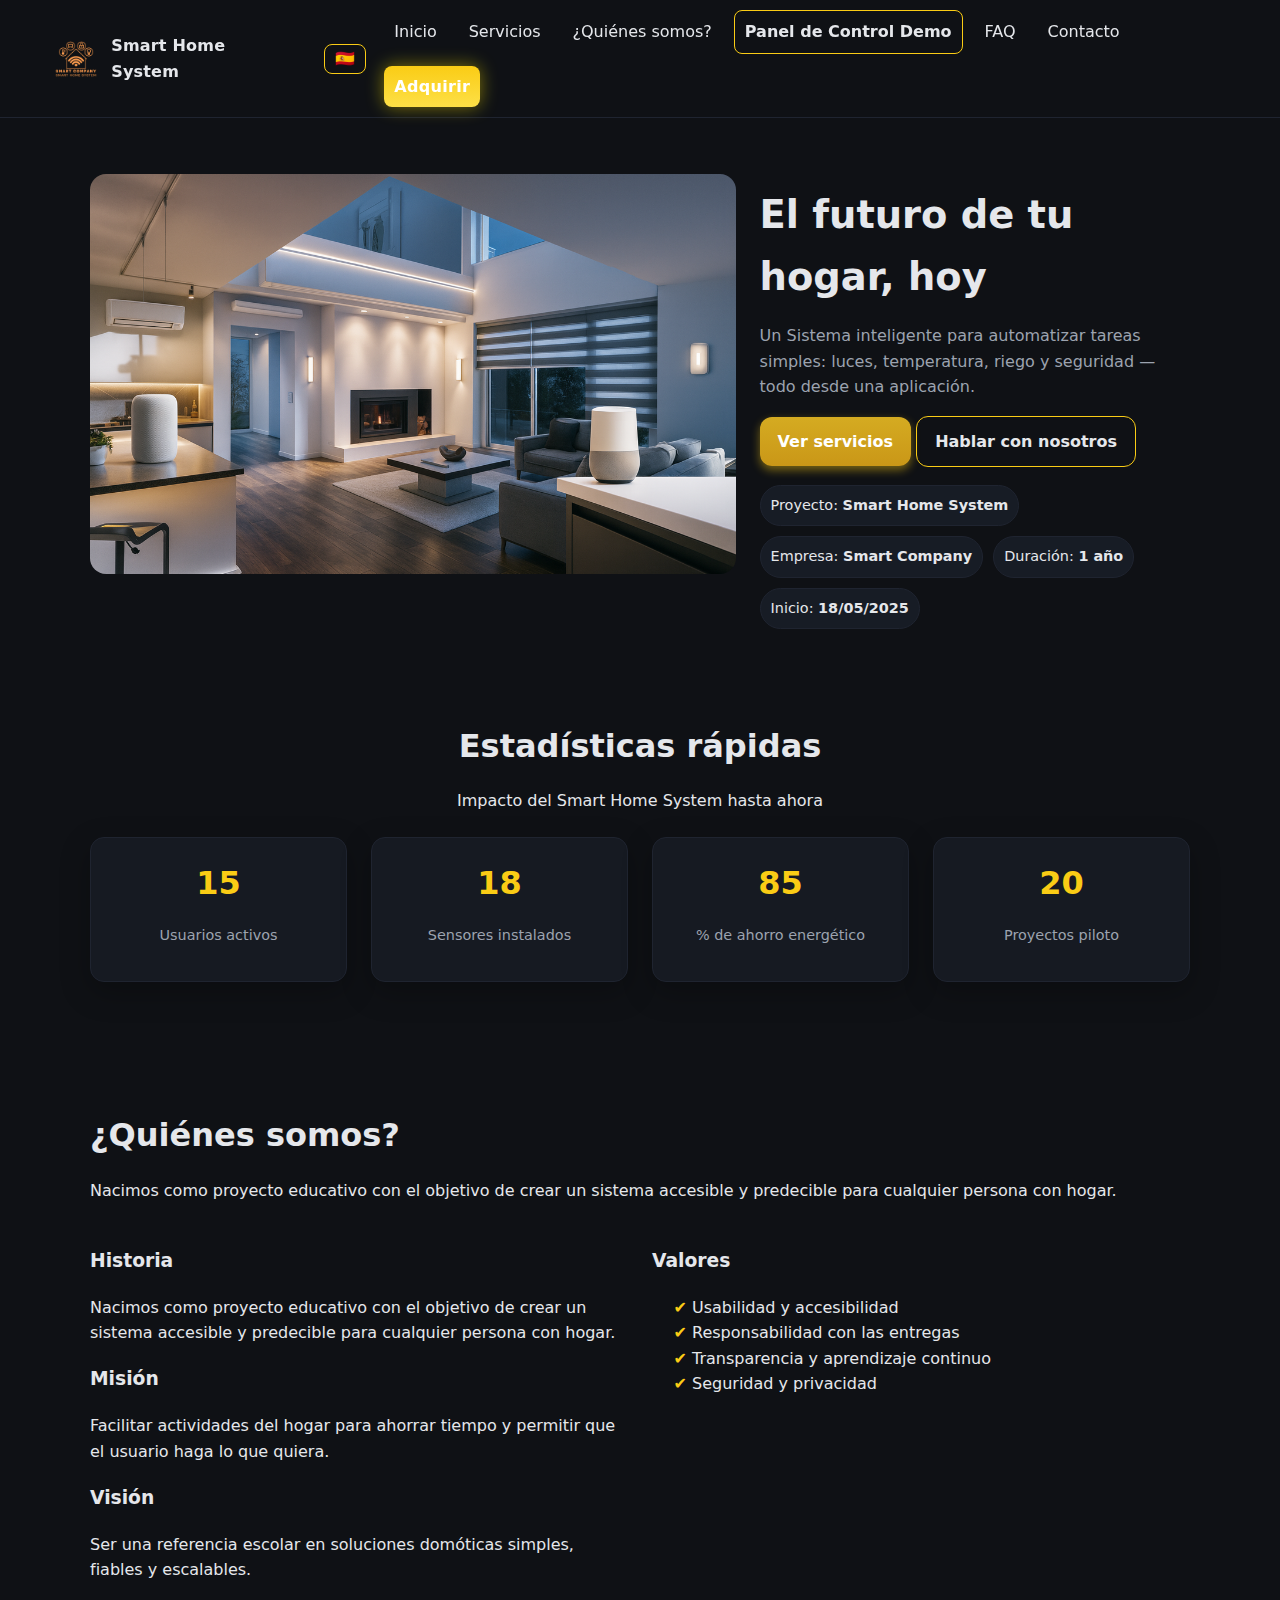
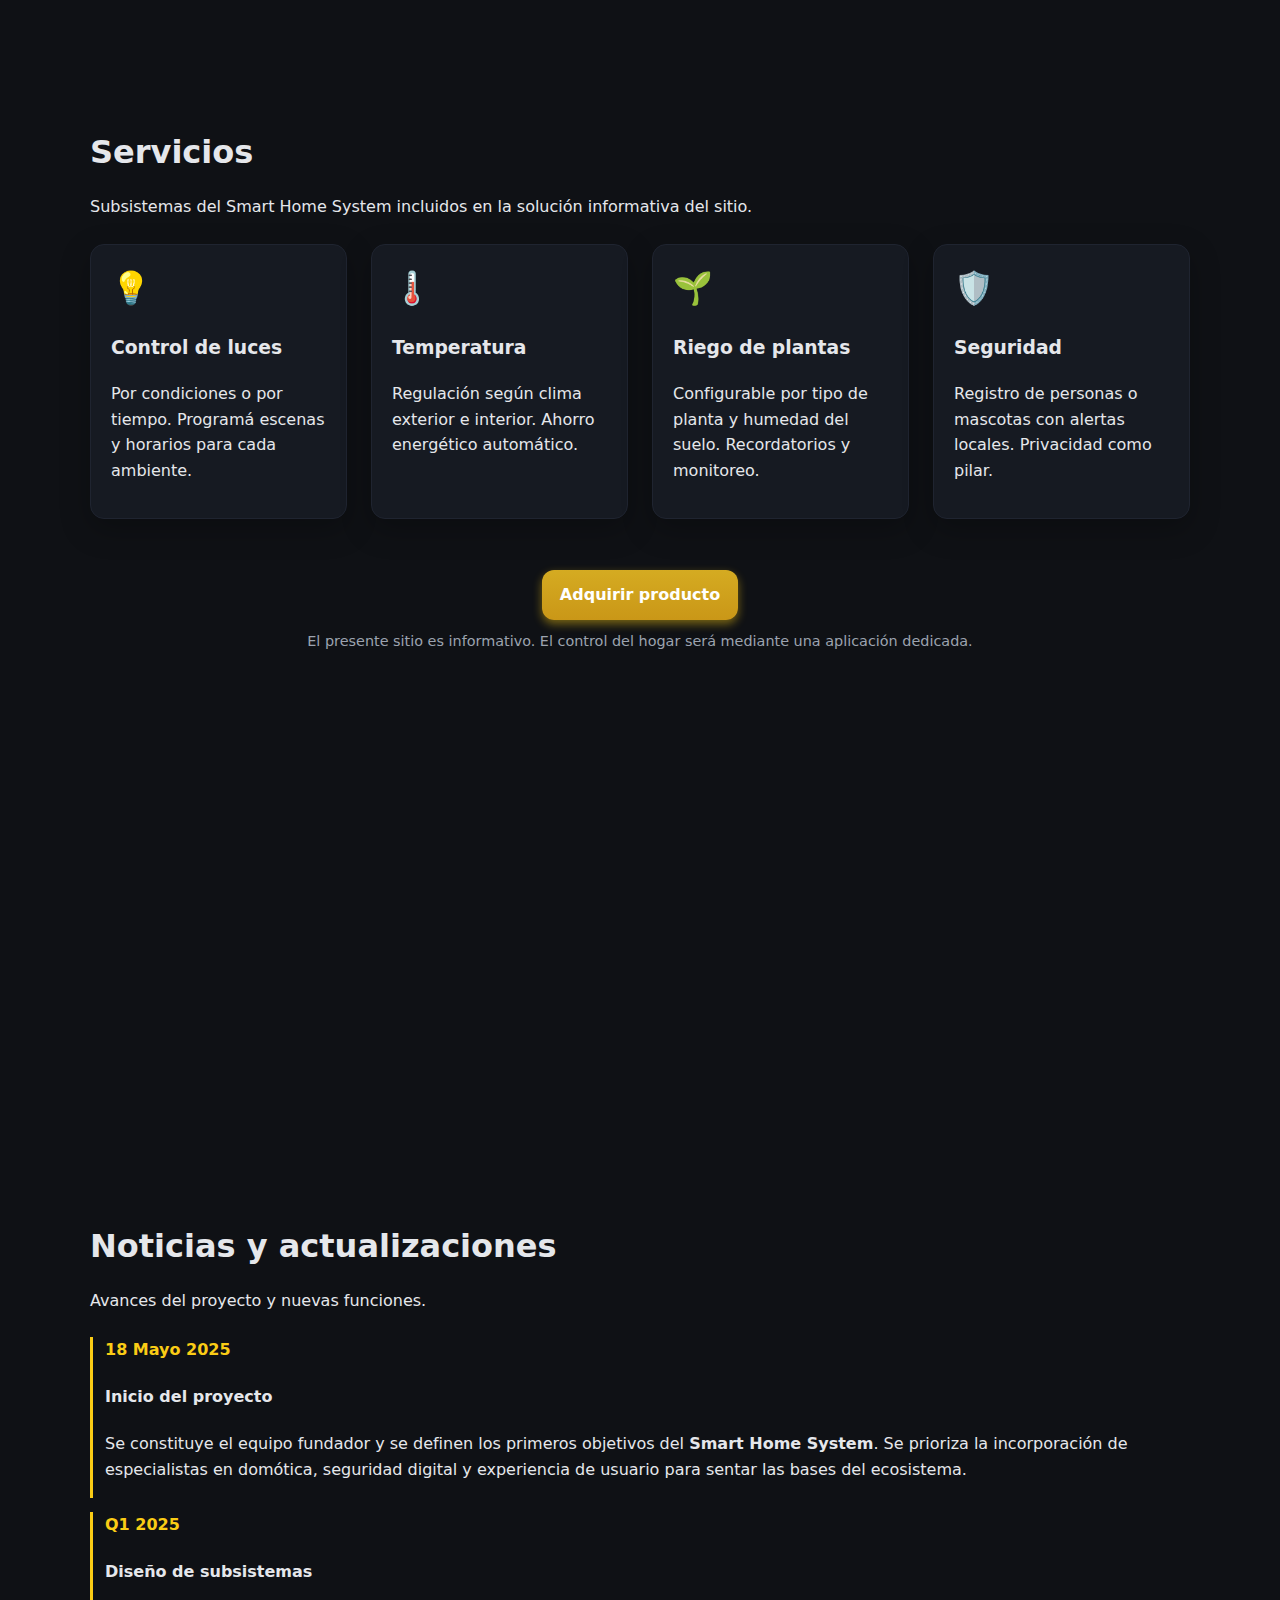
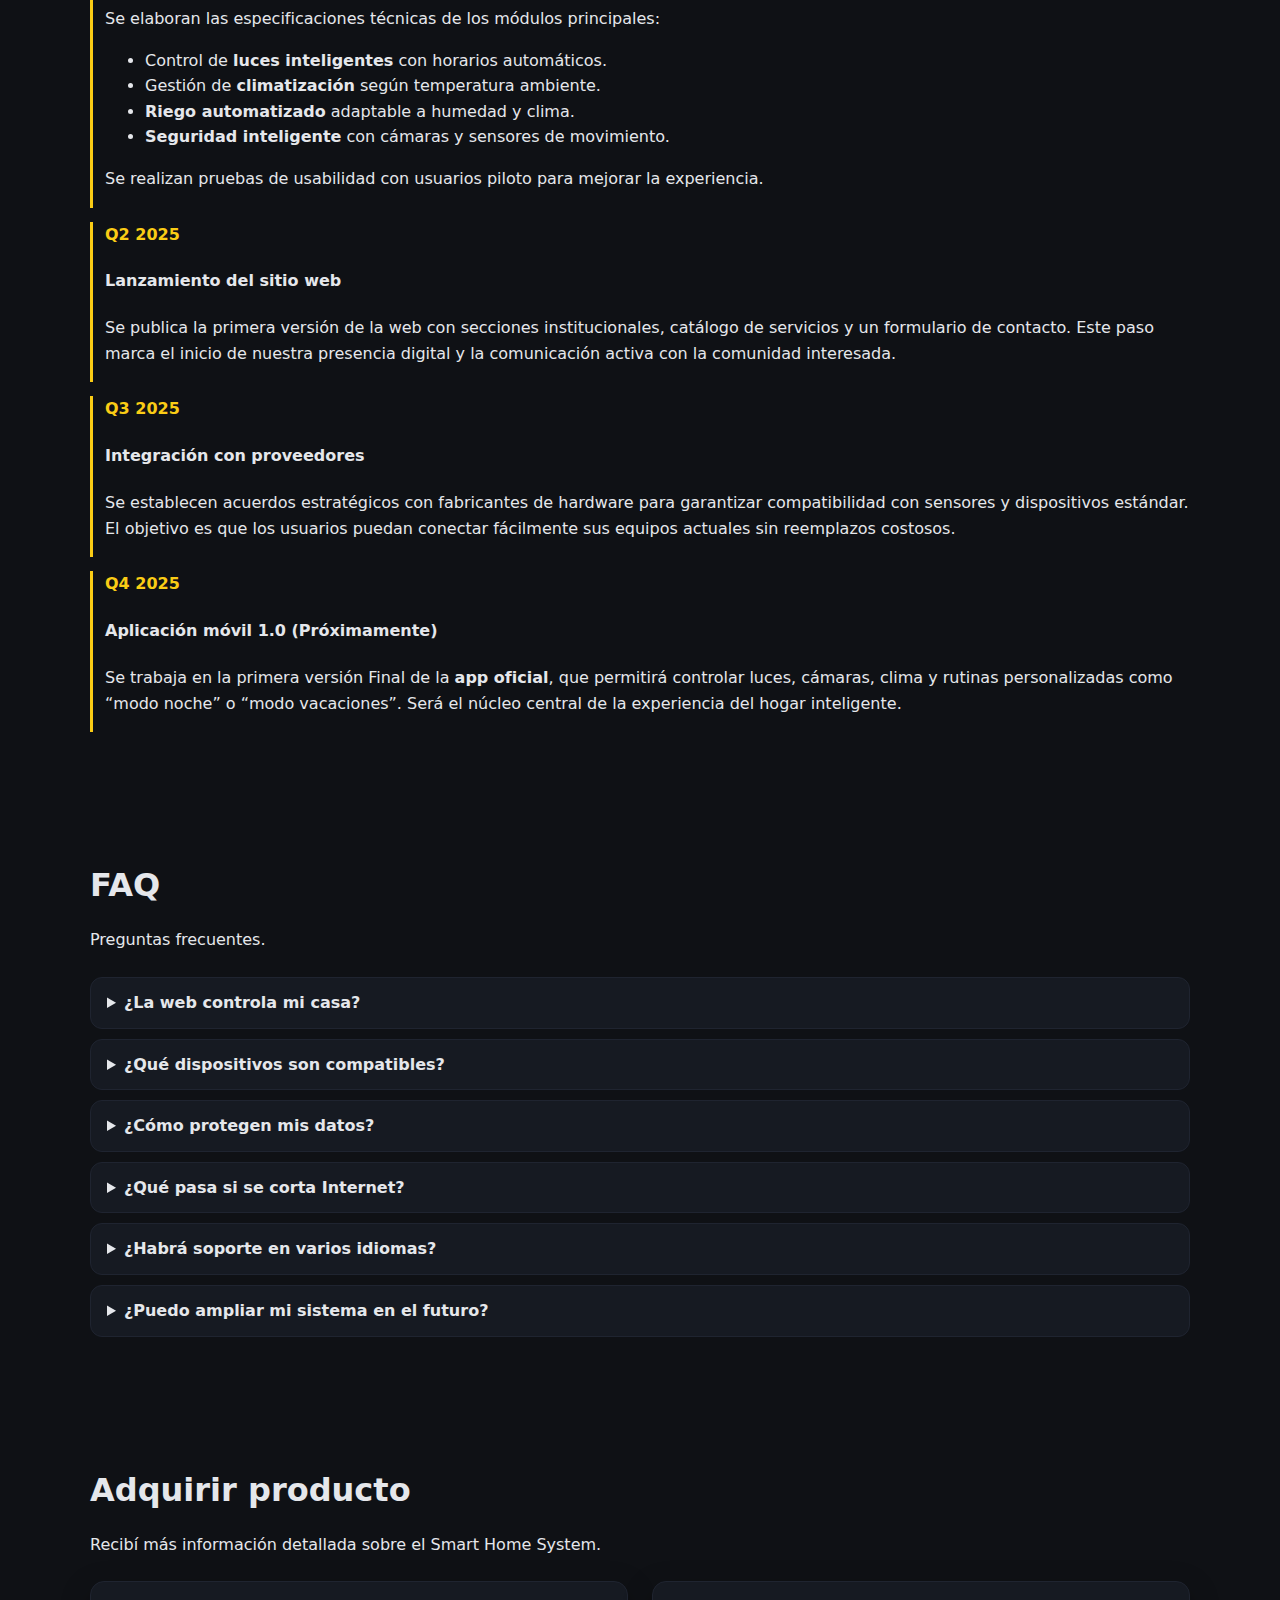
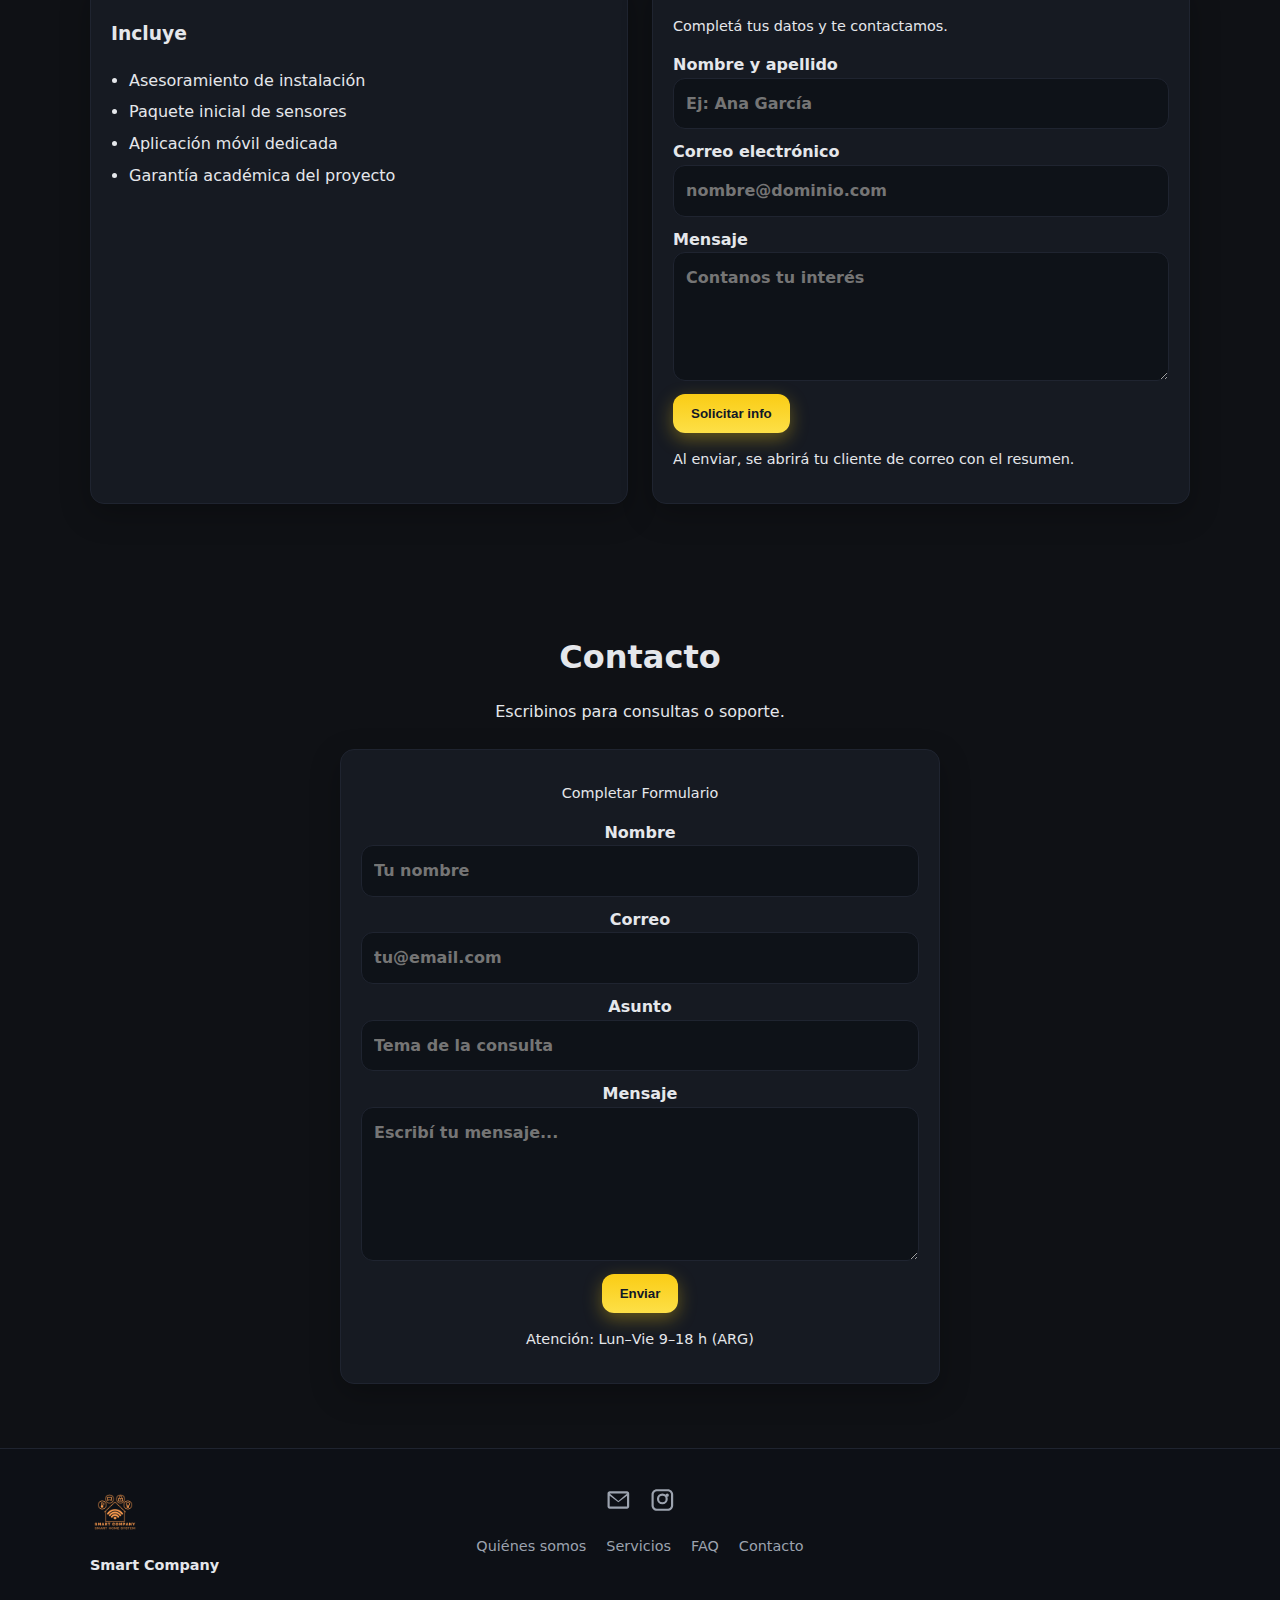
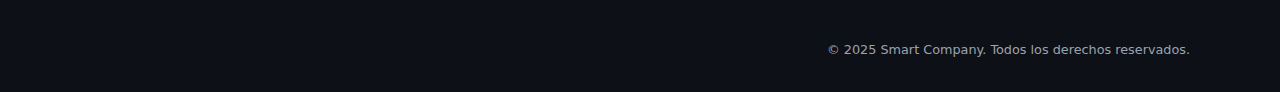
<file: Home/index.html>
<!DOCTYPE html>
<html lang="es">
<head>
  <meta charset="utf-8" />
  <meta name="viewport" content="width=device-width, initial-scale=1" />
  <title>SH System - Smart Company</title>
  <meta name="description" content="Smart Home System: solución moderna y minimalista para controlar luces, temperatura, riego y seguridad del hogar.">
  <meta property="og:title" content="Smart Home System — Smart Company" />
  <meta property="og:description" content="Control de luces, temperatura, riego y seguridad. 'El futuro de tu hogar, hoy'." />
  <meta property="og:type" content="website" />
  <link rel="icon" href="../assets/logo.ico" />
  <link rel="stylesheet" href="../Home/styles.css" />
</head>
<body>
  <!-- Barra de progreso de scroll -->
<div id="scroll-progress"></div>

  <!-- Barra de navegación -->
  <header class="site-header">
  <a class="brand" href="#home">
    <img src="../assets/logo.png" alt="Logo Smart Company" class="brand-logo" />
    <span class="brand-title">Smart Home System</span>
  </a>

  <!-- NUEVO: botón de idioma al lado del logo -->
  <div class="header-controls">
    <button id="lang-toggle" aria-label="Cambiar idioma">🇪🇸</button>
  </div>

  <button class="nav-toggle" aria-label="Abrir menú" aria-expanded="false">☰</button>
  <nav class="site-nav" id="site-nav" aria-label="Principal">
    <a href="#home" data-i18n="nav.home">Inicio</a>
    <a href="#services" data-i18n="nav.services">Servicios</a>
    <a href="#about" data-i18n="nav.about">¿Quiénes somos?</a>
    <a href="../Dashboard Demo/dashboard.html" target="_blank" rel="noopener" class="btn btn--ghost" data-i18n="nav.demo">Panel de Control Demo</a>
    <a href="#support" data-i18n="nav.faq">FAQ</a>
    <a href="#contact" data-i18n="nav.contact">Contacto</a>
    <a href="#adquirir" class="btnNuevo" data-i18n="nav.buy">Adquirir</a>
  </nav>
</header>

  <!-- Hero / Home -->
  <main>
    
    <section id="home" class="hero container">
      <!-- Slider decorativo -->
      <div class="slider">
        <div class="slides">
          <img src="../assets/imagen1.png" alt="Smart Home Sala 1">
          <img src="../assets/imagen2.png" alt="Smart Home Sala 2">
          <img src="../assets/imagen3.png" alt="Smart Home Habitación">
          <img src="../assets/imagen4.png" alt="Smart Home Habitación2dasd">
        </div>
      </div>

      <!-- Texto principal -->
      <div class="hero-text">
        <h1>El futuro de tu hogar, hoy</h1>
        <p class="lead">
          Un Sistema inteligente para automatizar tareas simples: luces, temperatura, riego y seguridad — todo desde una aplicación.
        </p>
        <div class="cta">
          <a href="#services" class="btn btnEspecial">Ver servicios</a>
          <a href="#contact" class="btn btn--ghost">Hablar con nosotros</a>
        </div>
        <ul class="chips">
          <li>Proyecto: <strong>Smart Home System</strong></li>
          <li>Empresa: <strong>Smart Company</strong></li>
          <li>Duración: <strong>1 año</strong></li>
          <li>Inicio: <strong>18/05/2025</strong></li>
        </ul>
      </div>
    </section>

<section id="stats" class="section container reveal">
  <header class="section-header center">
    <h2>Estadísticas rápidas</h2>
    <p>Impacto del Smart Home System hasta ahora</p>
  </header>

  <div class="grid four stats-grid">
    <div class="card stat-card">
      <span class="stat-number" data-target="15">0</span>
      <p class="stat-label">Usuarios activos</p>
    </div>
    <div class="card stat-card">
      <span class="stat-number" data-target="18">0</span>
      <p class="stat-label">Sensores instalados</p>
    </div>
    <div class="card stat-card">
      <span class="stat-number" data-target="85">0</span>
      <p class="stat-label">% de ahorro energético</p>
    </div>
    <div class="card stat-card">
      <span class="stat-number" data-target="20">0</span>
      <p class="stat-label">Proyectos piloto</p>
    </div>
  </div>
</section>



    <!-- Quiénes somos -->
    <section id="about" class="section container">
  <header class="section-header">
    <h2 data-i18n="about.title">¿Quiénes somos?</h2>
    <p data-i18n="about.lead">
      Somos <strong>Smart Company</strong>, un equipo estudiantil que desarrolla <em>Smart Home System</em>, una solución tecnológica, moderna y minimalista para automatizar hogares.
    </p>
  </header>
  <div class="grid two">
    <div>
      <h3 data-i18n="about.history">Historia</h3>
      <p ddata-i18n="about.history.text" class="history-text">
        Nacimos como proyecto educativo con el objetivo de crear un sistema accesible y predecible para cualquier persona con hogar.
      </p>

      <h3 data-i18n="about.mission">Misión</h3>
      <p data-i18n="about.mission.text">
        Facilitar actividades del hogar para ahorrar tiempo y permitir que el usuario haga lo que quiera.
      </p>

      <h3 data-i18n="about.vision">Visión</h3>
      <p data-i18n="about.vision.text">
        Ser una referencia escolar en soluciones domóticas simples, fiables y escalables.
      </p>
    </div>
    <div>
      <h3 data-i18n="about.values">Valores</h3>
      <ul class="checklist">
        <li data-i18n="about.values.1">Usabilidad y accesibilidad</li>
        <li data-i18n="about.values.2">Responsabilidad con las entregas</li>
        <li data-i18n="about.values.3">Transparencia y aprendizaje continuo</li>
        <li data-i18n="about.values.4">Seguridad y privacidad</li>
      </ul>
    </div>
  </div>
</section>

    <!-- Servicios -->
    <section id="services" class="section container">
      <header class="section-header">
        <h2>Servicios</h2>
        <p>Subsistemas del <strong>Smart Home System</strong> incluidos en la solución informativa del sitio.</p>
      </header>

      <div class="grid four service-cards">
        <article class="card"><div class="icon">💡</div><h3>Control de luces</h3><p>Por condiciones o por tiempo. Programá escenas y horarios para cada ambiente.</p></article>
        <article class="card"><div class="icon">🌡️</div><h3>Temperatura</h3><p>Regulación según clima exterior e interior. Ahorro energético automático.</p></article>
        <article class="card"><div class="icon">🌱</div><h3>Riego de plantas</h3><p>Configurable por tipo de planta y humedad del suelo. Recordatorios y monitoreo.</p></article>
        <article class="card"><div class="icon">🛡️</div><h3>Seguridad</h3><p>Registro de personas o mascotas con alertas locales. Privacidad como pilar.</p></article>
      </div>

      <div class="center">
        <h1></h1>
        <a href="#adquirir" class="btn btnEspecial btnAdquirir">Adquirir producto</a>
        <p class="small note">El presente sitio es <strong>informativo</strong>. El control del hogar será mediante una <strong>aplicación dedicada</strong>.</p>
      </div>
    </section>





<section id="testimonios" class="section container reveal">
  <header class="section-header">
    <h2>Opiniones</h2>
    <p>Que dicen sobre nosotros.</p>
  </header>

  <div class="t-slider" aria-roledescription="carousel">
    <div class="t-track">
      <!-- Slide 1 -->
      <article class="card t-card">
        <h3 class="t-name">Juan Roman</h3>
        <img src="../assets/user1.jpeg" alt="Foto de Ana García" class="t-avatar" />
        <p class="t-text">“Es fácil de usar y me ayudó a ahorrar en electricidad.”</p>
      </article>

      <!-- Slide 2 -->
      <article class="card t-card">
        <h3 class="t-name">Luis M.</h3>
        <img src="../assets/user3.jpeg" alt="Foto de Juan Pérez" class="t-avatar" />
        <p class="t-text">“Automatizar el riego me cambió la vida.”</p>
      </article>

      <!-- Slide 3 -->
      <article class="card t-card">
        <h3 class="t-name">María López</h3>
        <img src="../assets/user2.jpeg" alt="Foto de María López" class="t-avatar" />
        <p class="t-text">“La app es intuitiva, hasta mis padres la usan.”</p>
      </article>
    </div>

    <!-- Controles -->
    <button class="t-btn t-prev" aria-label="Anterior">❮</button>
    <button class="t-btn t-next" aria-label="Siguiente">❯</button>

    <!-- Indicadores -->
    <div class="t-dots" role="tablist" aria-label="Indicadores de testimonios">
      <button class="t-dot active" aria-label="Ir a testimonio 1"></button>
      <button class="t-dot" aria-label="Ir a testimonio 2"></button>
      <button class="t-dot" aria-label="Ir a testimonio 3"></button>
    </div>
  </div>
</section>



    <!-- Noticias -->
<section id="news" class="section container">
  <header class="section-header">
    <h2>Noticias y actualizaciones</h2>
    <p>Avances del proyecto y nuevas funciones.</p>
  </header>

  <div class="timeline">
    <div class="tl-item">
      <span class="tl-date">18 Mayo 2025</span>
      <h4>Inicio del proyecto</h4>
      <p>Se constituye el equipo fundador y se definen los primeros objetivos del <strong>Smart Home System</strong>. 
      Se prioriza la incorporación de especialistas en domótica, seguridad digital y experiencia de usuario para sentar las bases del ecosistema.</p>
    </div>

    <div class="tl-item">
      <span class="tl-date">Q1 2025</span>
      <h4>Diseño de subsistemas</h4>
      <p>Se elaboran las especificaciones técnicas de los módulos principales:</p>
      <ul>
        <li>Control de <strong>luces inteligentes</strong> con horarios automáticos.</li>
        <li>Gestión de <strong>climatización</strong> según temperatura ambiente.</li>
        <li><strong>Riego automatizado</strong> adaptable a humedad y clima.</li>
        <li><strong>Seguridad inteligente</strong> con cámaras y sensores de movimiento.</li>
      </ul>
      <p>Se realizan pruebas de usabilidad con usuarios piloto para mejorar la experiencia.</p>
    </div>

    <div class="tl-item">
      <span class="tl-date">Q2 2025</span>
      <h4>Lanzamiento del sitio web</h4>
      <p>Se publica la primera versión de la web con secciones institucionales, catálogo de servicios y un formulario de contacto. 
      Este paso marca el inicio de nuestra presencia digital y la comunicación activa con la comunidad interesada.</p>
    </div>

    <div class="tl-item">
      <span class="tl-date">Q3 2025</span>
      <h4>Integración con proveedores</h4>
      <p>Se establecen acuerdos estratégicos con fabricantes de hardware para garantizar compatibilidad con sensores y dispositivos estándar. 
      El objetivo es que los usuarios puedan conectar fácilmente sus equipos actuales sin reemplazos costosos.</p>
    </div>

    <div class="tl-item">
      <span class="tl-date">Q4 2025</span>
      <h4>Aplicación móvil 1.0 (Próximamente)</h4>
      <p>Se trabaja en la primera versión Final de la <strong>app oficial</strong>, que permitirá controlar luces, cámaras, clima y rutinas personalizadas 
      como “modo noche” o “modo vacaciones”. Será el núcleo central de la experiencia del hogar inteligente.</p>
    </div>
  </div>
</section>


    <!-- FAQ -->
<section id="support" class="section container">
  <header class="section-header">
    <h2>FAQ</h2>
    <p>Preguntas frecuentes.</p>
  </header>

  <details class="faq">
    <summary>¿La web controla mi casa?</summary>
    <p>No. Esta web cumple una función de <strong>marketing e información</strong>. 
    El control real de los dispositivos se realizará mediante una <strong>app exclusiva</strong>.</p>
  </details>

  <details class="faq">
    <summary>¿Qué dispositivos son compatibles?</summary>
    <p>El sistema está diseñado para trabajar con <strong>hardware estándar</strong>, incluyendo:</p>
    <ul>
      <li>Sensores de temperatura</li>
      <li>Aire Acondicionados</li>
      <li>Sistemas de Riego</li>
      <li>Cámaras inteligentes</li>
    </ul>
    <p>Se prioriza la <strong>interoperabilidad</strong> para que el usuario no dependa de un único proveedor.</p>
  </details>

  <details class="faq">
    <summary>¿Cómo protegen mis datos?</summary>
    <p>La seguridad es una prioridad. El sistema contempla:</p>
    <ul>
      <li><strong>Privacidad por defecto:</strong> se recolecta solo la información mínima necesaria.</li>
      <li><strong>Cifrado de extremo a extremo:</strong> toda comunicación entre dispositivos y la app está protegida.</li>
      <li><strong>Actualizaciones automáticas:</strong> se aplican mejoras continuas para evitar vulnerabilidades.</li>
    </ul>
  </details>

  <details class="faq">
    <summary>¿Qué pasa si se corta Internet?</summary>
    <p>El sistema mantiene funciones básicas en modo local, como encender/apagar luces y controlar cerraduras. 
    Sin embargo, la gestión remota avanzada requiere conexión a Internet.</p>
  </details>

  <details class="faq">
    <summary>¿Habrá soporte en varios idiomas?</summary>
    <p>Sí. Inicialmente estará disponible en <strong>español, inglés y portugués</strong>, con planes de expansión a más idiomas según la demanda.</p>
  </details>

  <details class="faq">
    <summary>¿Puedo ampliar mi sistema en el futuro?</summary>
    <p>Claro. El Smart Home System está diseñado para ser <strong>modular y escalable</strong>. 
    Podés comenzar solo con luces y seguridad, y luego agregar climatización, riego y nuevas funciones.</p>
  </details>
</section>


    <!-- Adquirir -->
    <section id="adquirir" class="section container">
      <header class="section-header"><h2>Adquirir producto</h2><p>Recibí más información detallada sobre el Smart Home System.</p></header>
      <div class="grid two">
        <div class="card">
          <h3>Incluye</h3>
          <ul class="bullets"><li>Asesoramiento de instalación</li><li>Paquete inicial de sensores</li><li>Aplicación móvil dedicada</li><li>Garantía académica del proyecto</li></ul>
        </div>
        <form id="adquire-form" class="card form" aria-describedby="adquire-desc">
          <p id="adquire-desc" class="small">Completá tus datos y te contactamos.</p>
          <label>Nombre y apellido<input type="text" name="name" placeholder="Ej: Ana García" required></label>
          <label>Correo electrónico<input type="email" name="email" placeholder="nombre@dominio.com" required></label>
          <label>Mensaje<textarea name="message" rows="4" placeholder="Contanos tu interés"></textarea></label>
          <button type="submit" class="btn">Solicitar info</button>
          <p class="small">Al enviar, se abrirá tu cliente de correo con el resumen.</p>
        </form>
      </div>
    </section>

    <!-- Contacto -->
    <section id="contact" class="section container center">
      <header class="section-header"><h2>Contacto</h2><p>Escribinos para consultas o soporte.</p></header>
      <div class="grid two">
        <form id="contact-form" class="card form" aria-describedby="contact-desc">
          <p id="contact-desc" class="small">Completar Formulario</p>
          <label>Nombre<input type="text" name="name" placeholder="Tu nombre" required></label>
          <label>Correo<input type="email" name="email" placeholder="tu@email.com" required></label>
          <label>Asunto<input type="text" name="subject" placeholder="Tema de la consulta" required></label>
          <label>Mensaje<textarea name="message" rows="5" placeholder="Escribí tu mensaje..." required></textarea></label>
          <button type="submit" class="btn">Enviar</button>
          <p class="small">Atención: Lun–Vie 9–18 h (ARG)</p>
        </form>
      </div>
    </section>
  </main>

  <footer class="site-footer">
  <div class="container footer-grid">

    <!-- Izquierda -->
    <div class="footer-left">
      <div class="footer-brand">
        <img src="../assets/logo.png" alt="Logo Smart Company" class="footer-logo" />
        <h1 class="small">Smart Company</h1>
      </div>
    </div>

    <!-- Centro -->
    <div class="footer-center">
      <div class="footer-social">

        <!-- Correo -->
        <a href="mailto:contacto.smarthome@example.com" target="_blank" rel="noopener" aria-label="Correo electrónico">
          <svg xmlns="http://www.w3.org/2000/svg" class="social-icon" viewBox="0 0 24 24">
            <defs>
              <linearGradient id="outlookGradient" x1="0%" y1="0%" x2="100%" y2="100%">
                <stop offset="0%" stop-color="#0072C6"/>
                <stop offset="50%" stop-color="#2F93E0"/>
                <stop offset="100%" stop-color="#50B4F2"/>
              </linearGradient>
            </defs>
            <path d="M4 4h16c1.1 0 2 .9 2 2v12c0 1.1-.9 
                     2-2 2H4c-1.1 0-2-.9-2-2V6c0-1.1.9-2 
                     2-2zm0 2v.01L12 13l8-6.99V6H4zm0 
                     12h16V8l-8 6-8-6v10z" fill="currentColor"/>
          </svg>
        </a>

        <!-- Instagram -->
        <a href="https://instagram.com/tu_usuario" target="_blank" rel="noopener" aria-label="Instagram">
          <svg xmlns="http://www.w3.org/2000/svg" class="social-icon" viewBox="0 0 24 24">
            <defs>
              <linearGradient id="instaGradient" x1="0%" y1="0%" x2="100%" y2="100%">
                <stop offset="0%" stop-color="#feda75"/>
                <stop offset="25%" stop-color="#fa7e1e"/>
                <stop offset="50%" stop-color="#d62976"/>
                <stop offset="75%" stop-color="#962fbf"/>
                <stop offset="100%" stop-color="#4f5bd5"/>
              </linearGradient>
            </defs>
            <path d="M7 2C4.243 2 2 4.243 2 
                     7v10c0 2.757 2.243 5 5 
                     5h10c2.757 0 5-2.243 
                     5-5V7c0-2.757-2.243-5-5-5H7zm0 
                     2h10c1.654 0 3 1.346 3 
                     3v10c0 1.654-1.346 3-3 
                     3H7c-1.654 0-3-1.346-3-3V7c0-1.654 
                     1.346-3 3-3zm5 2a5 5 0 100 10 5 
                     5 0 000-10zm0 2a3 3 0 110 
                     6 3 3 0 010-6zm4.5-2a1.5 1.5 
                     0 100 3 1.5 1.5 0 000-3z" fill="currentColor"/>
          </svg>
        </a>
      </div>

      <nav class="footer-nav" aria-label="Legal">
        <a href="#about">Quiénes somos</a>
        <a href="#services">Servicios</a>
        <a href="#support">FAQ</a>
        <a href="#contact">Contacto</a>
      </nav>
    </div>

    <!-- Copy -->
    <div class="footer-copy">
      <p class="small muted">© 2025 Smart Company.Todos los derechos reservados.</p>
    </div>
  </div>
</footer>

<!-- Botón flotante: Subir arriba -->
<button id="back-to-top" class="toTop" aria-label="Volver arriba" title="Volver arriba">↑</button>

  <script src="../Home/script.js"></script>
</body>
</html>
</file>
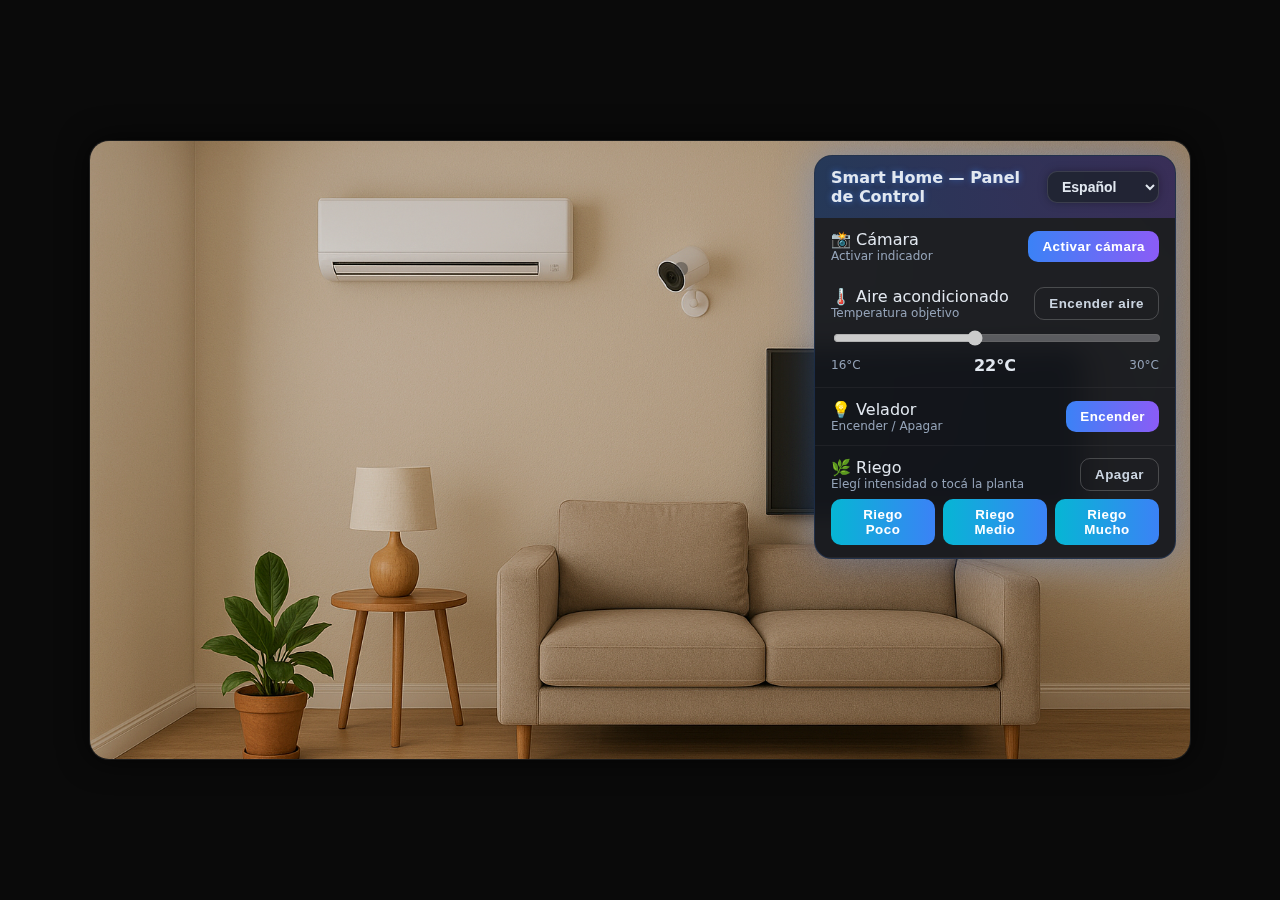
<file: Dashboard Demo/dashboard.html>
<!DOCTYPE html>
<html lang="es">
<head>
  <meta charset="utf-8" />
  <meta name="viewport" content="width=device-width, initial-scale=1" />
  <title>Panel de Control Demo</title>
  <link rel="stylesheet" href="../Dashboard Demo/dashboard.css" />
   <link rel="icon" href="../assets/logo.ico" />
</head>
<body>
  <div class="scene" id="scene">
    <img class="bg" src="../assets/fondo.png" alt="Fondo">
     

    <!-- Hotspots -->
    <button id="hot-lamp" class="hotspot"></button>
    <button id="hot-ac" class="hotspot"></button>
    <button id="hot-plant" class="hotspot"></button>
    <button id="hot-cam" class="hotspot">
      <div id="recordCircle"></div>
      <div id="recordCircleMobile"></div>
    </button>

    <!-- Overlays -->
    <div id="lampGlow" class="overlay"></div>
    <div id="acDisplay" class="overlay">22°C</div>
    <div id="acWind" class="overlay"></div>
    <div id="dropsWrap" class="drops-wrap overlay">
      <div class="drop d1"></div><div class="drop d2"></div><div class="drop d3"></div>
    </div>
  
    <div id="camDot" class="overlay"></div>

    <!-- Panel -->
    <div class="panel">
      <header>
        <span id="panelTitle">Smart Home — Dashboard</span>
        <select id="langSelect">
          <option value="es">Español</option>
          <option value="en">English</option>
          <option value="pt">Português</option>
        </select>
      </header>

<div class="section" style="border:none;"><div class="row"><div>
        <div id="camTitle">📸 Cámara</div><div id="camSmall" class="tiny">Activar indicador</div>
      </div><button id="btnCam" class="btn">Activar</button></div></div>

<div class="section"><div class="row"><div style="flex:1 1 auto;">
        <div id="acTitle">🌡️ Aire acondicionado</div><div id="acSmall" class="tiny">Temperatura objetivo</div>
      </div><button id="btnACToggle" class="btn ghost">Encender aire</button></div>
      <div style="margin-top:8px;"><input id="tempRange" type="range" min="16" max="30" value="22"/>
      <div class="row" style="margin-top:6px;"><div class="tiny">16°C</div><div id="tempPanel" 
      class="value">22°C</div><div class="tiny">30°C</div></div></div></div>

      <div class="section"><div class="row"><div>
        <div id="lampTitle">💡 Velador</div><div id="lampSmall" class="tiny">Encender / Apagar</div>
      </div><button id="btnLamp" class="btn">Encender</button></div></div>

      

      <div class="section"><div class="row"><div>
        <div id="plantTitle">🌿 Riego</div><div id="plantSmall" class="tiny">Elegí intensidad o tocá la planta</div>
      </div><button id="btnWaterOff" class="btn ghost">Apagar</button></div>
      <div class="segmented" style="margin-top:8px;">
        <button id="btnWaterPoco" class="btn secondary">Riego Poco</button>
        <button id="btnWaterMedio" class="btn secondary">Riego Medio</button>
        <button id="btnWaterMucho" class="btn secondary">Riego Mucho</button>
      </div></div>

      
    </div>
  </div>
  <script src="../Dashboard Demo/dashboard.js"></script>
</body>
</html>
</file>
<file: Home/styles.css>
/* Paleta y base */
:root{
  --bg:#0f1115;
  --panel:#12151c;
  --text:#e5e7eb;
  --muted:#9ca3af;
  --accent:#facc15; /* Amarillo */
  --accent-2:#fde047;
  --ring:rgba(250, 204, 21, 0.35);
  --card:#161a22;
  --border:#1f2430;
}

*{box-sizing:border-box}
html,body{height:100%}
body{
  margin:0;
  font-family: Inter, system-ui, Segoe UI, Roboto, Arial;
  background: var(--bg);
  color: var(--text);
  line-height:1.6;
}

/* Utilidades */
.container{width:min(1100px, 92%); 
  margin-inline:auto}

.section{padding:64px 0}
.section-header{margin-bottom:24px}

.section-header h2{font-size:clamp(1.6rem,2.5vw,2.1rem); 
  margin:0 0 8px}

.lead{font-size:clamp(1rem,1.2vw,1.125rem); 
  color:var(--muted)}

.small{font-size:.9rem}
.muted{color:var(--muted)}
.center{text-align:center}

.note{margin-top:10px; 
  color:var(--muted)}

.grid{display:grid; 
  gap:24px}

.grid.two{grid-template-columns:repeat(2,1fr)}
.grid.four{grid-template-columns:repeat(4,1fr)}

@media (max-width: 900px){
  .grid.two{grid-template-columns:1fr}
  .grid.four{grid-template-columns:repeat(2,1fr)}
}

.card{
  background: var(--card);
  border:1px solid var(--border);
  border-radius:14px;
  padding:18px 20px;
  box-shadow:0 10px 30px rgba(0,0,0,.25);
}
.card.accent{border-color: var(--accent)}

.checklist li::marker{content:"✔ "; color:var(--accent)}
.bullets{padding-left:18px}
.bullets li{margin:6px 0}

.icon{font-size:2rem}

.btn{
  display:inline-block;
  background: linear-gradient(180deg, var(--accent), var(--accent-2));
  color:#111827;
  border:none;
  padding:12px 18px;
  border-radius:12px;
  font-weight:600;
   text-decoration: none !important; /* nunca subrayado */
  cursor:pointer;
  transition: transform .08s ease, box-shadow .2s ease;
  box-shadow: 0 6px 18px rgba(250, 204, 21, .35);
}
.btn:hover{transform: translateY(-1px)}
.btn:active{transform: translateY(0) scale(.98) }
.btn--ghost{
  background:transparent;
  color: var(--text);
  border:1px solid var(--accent);
  box-shadow:none;
   text-decoration: none !important; /* nunca subrayado */
}

.btnNuevo {
  background: linear-gradient(180deg, var(--accent), var(--accent-2));
  color: #ffffff !important;   /* texto oscuro fuerte */
  font-weight: 800;         /* más grueso para legibilidad */
  letter-spacing: 0.3px;    /* un pelín más separado */
  border: none;
  padding: 12px 18px;
  border-radius: 12px;
  cursor: pointer;
   text-decoration: none !important; /* nunca subrayado */
  
  /* brillo alrededor, pero no en el texto */
  box-shadow: 0 0 18px rgba(255, 230, 4, 0.473);
  text-shadow: none;        /* quitamos glow en el texto */
  transition: transform .1s ease, box-shadow .2s ease;
}

.btnNuevo:hover {
  transform: translateY(-2px);
  box-shadow: 0 0 22px rgba(255, 230, 4, 0.61);
   text-decoration: none !important; /* nunca subrayado */
}






/* Header y navegación */
.site-header{
  position:sticky; top:0; z-index:50;
  background: rgba(15,17,21,.8);
  backdrop-filter: blur(10px);
  border-bottom:1px solid var(--border);
  display:flex; align-items:center; gap:18px;
  padding:10px max(4vw,16px);
}
.brand{display:flex; 
  align-items:center; 
  gap:10px; 
  color:var(--text); 
  text-decoration:none}

.brand-logo{height:50px; 
  width:auto; 
  border-radius:4px}

.brand-title{font-weight:700; 
  letter-spacing:.2px}

.nav-toggle{display:none;
   background:transparent;
    border:1px solid var(--border); 
    color:var(--text); 
    border-radius:10px; 
    padding:8px 10px}

.site-nav{margin-left:auto; 
  display:flex; 
  flex-wrap:wrap; 
  gap:12px;
   align-items:center}

.site-nav a{color:var(--text);
   text-decoration:none;
    padding:8px 10px;
     border-radius:8px}

.site-nav a:hover{background:#151923}

@media (max-width: 860px){
  .nav-toggle{display:block}
  .site-nav{position:fixed; 
    right:12px;
     top:62px; 
     background:var(--panel);
      border:1px solid var(--border); 
      border-radius:12px; 
      padding:10px;
       display:none;
       flex-direction:column;
        min-width:220px}

  .site-nav.open{display:flex}
}

/* Hero */
.hero{display:grid;
   grid-template-columns: 1.2fr .8fr;
    gap:24px; 
    padding:56px 0 28px}

.hero-text h1{font-size:clamp(1.8rem,3vw,2.6rem); 
  margin:10px 0}
.hero-card{background: linear-gradient(180deg, #171c25, #12161e); 
  border: 1px solid var(--border);
   border-radius:14px; 
   padding:18px}
.hero-card h3{margin-top:0}
.chips{display:flex;
   gap:10px; 
   flex-wrap:wrap;
    padding:0;
     margin:18px 0 0; 
     list-style:none}
.chips li{background:#171c25;
   border:1px solid var(--border);
    padding:8px 10px;
     border-radius:999px; 
     font-size:.9rem}

@media (max-width: 900px){
  .hero{grid-template-columns: 1fr}
}

/* Servicios */
.service-cards .card{transition: transform .12s ease, border-color .2s ease}
.service-cards .card:hover{transform: translateY(-3px);
   border-color: var(--accent)}

/* Timeline */
.timeline{display:grid; 
  gap:14px}

.tl-item{border-left:3px solid var(--accent);
   padding-left:12px}
.tl-date{font-weight:700; 
  color:var(--accent)}

/* FAQ */
.faq{background:var(--card);
   border:1px solid var(--border);
    border-radius:12px; 
    padding:12px 16px}

.faq + .faq{margin-top:10px}
.faq summary{cursor:pointer;
   font-weight:600}

/* Formularios */
.form label{display:block; 
  font-weight:600;
   margin:10px 0 6px}
.form input, .form textarea{
  width:100%;
   padding:12px 12px;
    border-radius:12px;
     background:#0e1218; 
     color:var(--text);
  border:1px solid var(--border);
   outline:none;
    font:inherit;
}
.form input:focus, .form textarea:focus{border-color: var(--accent);
   box-shadow: 0 0 0 4px var(--ring)}

/* Footer */
.site-footer{border-top:1px solid var(--border);
   padding:28px 0; background:#0d1016}
.footer-grid{display:grid;
   gap:16px;
   align-items:center; 
   grid-template-columns: 1fr auto 1fr}

.footer-logo {
  height: 50px !important;
  width: auto !important;
}

.footer-logo:hover {
  transform: scale(1.05) !important; /* leve aumento al pasar el mouse */
}


/* Accesibilidad */
:focus-visible{outline:3px solid var(--accent); outline-offset:2px}

/* Quitar subrayado y color azul en todos los enlaces */
a {
  color: var(--text);         /* usa tu color base de texto (ej: blanco/gris) */
  text-decoration: none !important;      /* quita subrayado */
  transition: color .2s ease; /* animación suave de color */
}

/* Hover para dar feedback */
a:hover {
  color: var(--accent);       /* amarillo de tu paleta */
  text-decoration: underline; /* opcional: subrayado al pasar el mouse */
}

/* Footer nav links */
.site-footer nav a {
  font-size: .9rem;
  color: var(--muted);        /* gris claro */
}

.site-footer nav a:hover {
  color: var(--accent);       /* amarillo al pasar el mouse */
}

/* imagenes fondo
/* === Slider Home === */
.slider {
  position: relative;
  width: 100%;
  height: 400px;        /* ajustá la altura si querés */
  overflow: hidden;
  border-radius: 16px;
  margin-bottom: 30px;
}

.slides {
  display: flex;
  width: 100%;
  height: 100%;
  animation: slide 15s infinite;
}

.slides img {
  width: 100%;
  height: 100%;
  object-fit: cover;
  flex: 1 0 100%;
}

/* Animación automática */
@keyframes slide {
  0%   { transform: translateX(0%); }
  25%  { transform: translateX(0%); }
  35%  { transform: translateX(-100%); }
  60%  { transform: translateX(-100%); }
  70%  { transform: translateX(-200%); }
  95%  { transform: translateX(-200%); }
  100% { transform: translateX(0%); }
}

/* Botones especiales con mejor contraste */
.btnEspecial {
  background: linear-gradient(180deg, #ffcc24d2, #fcbb18c9); /* amarillo más suave */
  color: #ffffff !important;
  font-weight: 700;
  text-decoration: none;
  border-radius: 12px;
  padding: 12px 18px;
  transition: transform .08s ease, background .1s ease, color .1s ease;
  box-shadow: 0 4px 10px rgba(250, 204, 21, 0.452); /* brillo bajo */
}

.btnEspecial:hover {
  background: #fbbf24;  /* un poco más oscuro en hover */
  color: #111 !important;
  transform: translateY(-1px);
}

.btnEspecial:active {
  transform: scale(.97);
}

#contact .grid {
  display: flex;
  flex-direction: column;
  align-items: center; /* centra horizontal */
  justify-content: center; /* centra vertical si hay espacio */
  text-align: center; /* centra el texto */
}

#contact .grid > * {
  width: 100%;
  max-width: 600px; /* ancho máximo para no ocupar todo */
}

/* Footer general */
.site-footer {
  border-top: 1px solid var(--border);
  padding-top: 38px;     /* mantenemos espacio arriba */
  padding-bottom: 19px;  /* achicamos espacio abajo */
  background: #0d1016;
}

/* Contenedor general */
.footer-grid {
  display: flex;
  justify-content: flex-start;
  align-items: flex-start;
  flex-wrap: wrap;
  position: relative;
}

/* Izquierda */
.footer-left {
  display: flex;
  align-items: center;
  gap: 10px;
}

.footer-left .footer-logo {
  height: 40px;
}

/* Centro (íconos y nav) */
.footer-center {
  position: absolute;
  left: 50%;
  transform: translateX(-50%);
  display: flex;
  flex-direction: column;
  align-items: center;
  gap: 14px;   /* antes 18px → más compacto */
}

/* Íconos */
.footer-social {
  display: flex;
  gap: 18px;   /* antes 20px → más compacto */
  justify-content: center;
}

.social-icon {
  width: 26px;   /* un poquito más chico */
  height: 26px;
  color: var(--muted) !important;
  transition: transform 0.2s ease, color 0.2s ease;
}

.footer-social a:hover .social-icon {
  transform: scale(1.15);
  color: var(--accent) !important;
}

/* Navegación centrada */
.footer-nav {
  display: flex;
  gap: 20px;   /* antes 24px → más compacto */
  justify-content: center;
}

.footer-nav a {
  font-size: .85rem;   /* un poco más chico */
  color: var(--muted);
  text-decoration: none;
}

.footer-nav a:hover {
  color: var(--accent);
}

/* Copy abajo a la derecha */
.footer-copy {
  width: 100%;
  text-align: right;
  margin-top: 24px;   /* antes 50px → reducido */
}

.footer-copy p {
  font-size: 0.8rem;
  color: var(--muted);
}

/* Animación al ícono completo */
.footer-social a .social-icon {
  transition: transform 0.3s ease, color 0.3s ease;
}

/* Escalar el SVG entero en hover */
.footer-social a:hover .social-icon {
  transform: scale(1.2) ;
}

/* Instagram hover con degradado */
.footer-social a[aria-label="Instagram"]:hover svg path {
  fill: url(#instaGradient) !important;
}

/* Correo hover con degradado estilo Outlook */
.footer-social a[aria-label="Correo electrónico"]:hover svg path {
  fill: url(#outlookGradient) !important;
}

.btnAdquirir {
  margin-top: 30px;   /* separación extra desde las cards */
  display: inline-block; /* mantiene formato de botón */
}

/* === Testimonios dinámicos (carrusel compacto) === */
.t-slider{
  position: relative;
  overflow: hidden;
  border-radius: 14px;
}

.t-track{
  display: flex;
  transition: transform .5s ease;
  will-change: transform;
}

.t-card{
  min-width: 100%;
  text-align: center;
  padding: 18px 14px;
}

.t-name{
  margin: 0 0 8px;
  font-size: 1rem;
  font-weight: 600;
  color: var(--accent);
}

.t-avatar{
  width: 70px; height: 70px;
  border-radius: 50%;
  object-fit: cover;
  margin-bottom: 10px;
  border: 2px solid var(--accent);
}

.t-text{
  font-size: .9rem;
  color: var(--muted);
  line-height: 1.5;
  margin: 0;
}

/* Controles */
.t-btn{
  position: absolute;
  top: 50%; transform: translateY(-50%);
  background: rgba(0,0,0,.25);
  color: #fff; border: none;
  width: 36px; height: 36px;
  border-radius: 50%;
  cursor: pointer;
  display: grid; place-items: center;
  
}
.t-btn:hover{ background: rgba(0,0,0,.45); }
.t-btn:active{ transform: translateY(-50%) scale(.96); }
.t-prev{ left: 10px; }
.t-next{ right: 10px; }

/* Dots */
.t-dots{
  position: absolute; left: 50%; transform: translateX(-50%);
  bottom: 10px; display: flex; gap: 8px;
}
.t-dot{
  width: 8px; height: 8px; border-radius: 50%;
  border: 1px solid var(--accent);
  background: transparent;
  cursor: pointer;
  padding: 0;
}
.t-dot.active{ background: var(--accent); }

/* === Estadísticas rápidas === */
.stats-grid{
  text-align: center;
}

.stat-card{
  padding: 20px;
  background: var(--card);
  border: 1px solid var(--border);
  border-radius: 14px;
  transition: transform .2s ease;
}
.stat-card:hover{ transform: translateY(-4px); }

.stat-number{
  font-size: 2rem;
  font-weight: 700;
  color: var(--accent);
  display: block;
  margin-bottom: 6px;
}

.stat-label{
  font-size: .9rem;
  color: var(--muted);
}

/* === Animaciones de scroll reveal === */
.reveal {
  opacity: 0;
  transform: translateY(30px);
  transition: opacity .6s ease, transform .6s ease;
}

.reveal.visible {
  opacity: 1;
  transform: translateY(0);
}

/* === Barra de progreso scroll === */
#scroll-progress {
  position: fixed;
  top: 0;
  left: 0;
  height: 4px;
  width: 0%;
  background: linear-gradient(90deg, var(--accent), var(--accent-2));
  z-index: 1000;
  transition: width 0.1s ease-out;
}

.header-controls {
  display: flex;
  gap: 8px;
}

.header-controls {
  margin-left: 4px;
  display: flex;
  align-items: center;
}

#lang-toggle{
  background: transparent;
  border: 1px solid var(--accent);
  border-radius: 8px;
  font-size: 16px;
  cursor: pointer;
  color: var(--text);
  padding: 6px 10px;
  line-height: 1;
}
#lang-toggle:hover{ background:#151923; }

/* === Responsive Header === */
.site-header {
  display: flex;
  align-items: center;
  justify-content: space-between;
  flex-wrap: nowrap;
}

.brand {
  display: flex;
  align-items: center;
  gap: 10px;
}

.header-controls {
  display: flex;
  align-items: center;
  gap: 8px;
  margin-left: 10px;
}

/* Mover el menú hamburguesa a la derecha */
.nav-toggle {
  margin-left: auto;
  order: 3;
}

/* Nav responsive */
@media (max-width: 860px) {
  .site-nav {
    position: absolute;
    top: 60px;
    right: 16px;
    background: var(--panel);
    border: 1px solid var(--border);
    border-radius: 12px;
    padding: 16px;
    display: none;
    flex-direction: column;
    width: 220px;
    z-index: 99;
  }
  .site-nav.open {
    display: flex;
  }
}

/* === Responsive Footer === */
@media (max-width: 768px) {
  .footer-grid {
    display: flex;
    flex-direction: column;
    align-items: center;
    gap: 20px;
    text-align: center;
  }

  .footer-left {
    order: 1;
    justify-content: center;
  }

  .footer-center {
    order: 2;
    position: static;
    transform: none;
  }

  .footer-copy {
    order: 3;
    width: 100%;
    text-align: center;
    margin-top: 12px;
  }

  .footer-social {
    gap: 14px;
  }

  .footer-nav {
    flex-wrap: wrap;
    justify-content: center;
    gap: 12px;
  }
}

/* Ajustes visuales extra */
@media (max-width: 480px) {
  .brand-logo {
    height: 38px;
  }

  .brand-title {
    font-size: 1rem;
  }

  #lang-toggle {
    font-size: 14px;
    padding: 4px 8px;
  }

  .nav-toggle {
    font-size: 1.2rem;
    padding: 6px 10px;
  }

  .site-footer {
    padding-top: 24px;
    padding-bottom: 16px;
  }
}

/* === Ajuste del orden de Hero en pantallas pequeñas === */
@media (max-width: 900px) {
  .hero {
    display: flex;
    flex-direction: column;
  }

  .hero-text {
    order: 1; /* texto arriba */
  }

  .slider {
    order: 2; /* imágenes abajo */
    width: 100%;
    height: 260px; /* un poco más chica en móviles */
    border-radius: 12px;
  }

  .slides img {
    object-fit: cover;
  }
}

/* En celulares más chicos aún */
@media (max-width: 500px) {
  .slider {
    height: 200px; /* aún más compacta */
  }

  .hero-text h1 {
    font-size: 1.6rem;
  }

  .hero-text p {
    font-size: 0.95rem;
  }
}

* {
  transition: background-color 0.3s ease, color 0.3s ease, transform 0.3s ease;
}

html {
  scroll-behavior: smooth;
}

/* === FIX FINAL SIN PARPADEO === */

/* Estado base: gris fijo, nunca usa var(--accent) */
.footer-social a svg path {
  fill: var(--muted);
  transition: fill 0.3s ease;
}

/* Instagram con degradado al pasar el mouse o hacer clic */
.footer-social a[aria-label="Instagram"]:hover svg path,
.footer-social a[aria-label="Instagram"]:focus svg path,
.footer-social a[aria-label="Instagram"]:active svg path {
  fill: url(#instaGradient) !important;
}

/* Correo con degradado azul (Outlook) */
.footer-social a[aria-label="Correo electrónico"]:hover svg path,
.footer-social a[aria-label="Correo electrónico"]:focus svg path,
.footer-social a[aria-label="Correo electrónico"]:active svg path {
  fill: url(#outlookGradient) !important;
}

/* Eliminamos cualquier cambio de color general */
.footer-social a:hover .social-icon,
.footer-social a:active .social-icon,
.footer-social a:focus .social-icon {
  color: inherit !important;
  transition: none !important;
}

/* Escalado suave */
.footer-social a:hover svg {
  transform: scale(1.2);
  transition: transform 0.2s ease;
}

/* === Botón flotante: Subir arriba === */
.toTop{
  position: fixed;
  right: 18px;
  bottom: calc(18px + env(safe-area-inset-bottom, 0));
  width: 44px;
  height: 44px;
  border-radius: 999px;
  border: 1px solid var(--border);
  background: linear-gradient(180deg, var(--accent-2), var(--accent));
  color: #111827;            /* texto oscuro para buen contraste sobre amarillo */
  font-weight: 800;
  font-size: 20px;
  line-height: 1;
  display: flex;
  align-items: center;
  justify-content: center;
  box-shadow: 0 10px 25px rgba(0,0,0,.35), 0 0 12px rgba(250, 204, 21, .35);
  cursor: pointer;
  z-index: 60;

  /* Aparición suave */
  opacity: 0;
  transform: translateY(8px) scale(.9);
  pointer-events: none;
  transition: opacity .2s ease, transform .2s ease, box-shadow .2s ease;
}

.toTop.show{
  opacity: 1;
  transform: translateY(0) scale(1);
  pointer-events: auto;
}

.toTop:hover{
  transform: translateY(-2px) scale(1.02);
  box-shadow: 0 12px 28px rgba(0,0,0,.4), 0 0 14px rgba(250, 204, 21, .45);
}

.toTop:active{
  transform: translateY(0) scale(.98);
}

.toTop:focus-visible{
  outline: 3px solid var(--accent);
  outline-offset: 3px;
  box-shadow: 0 0 0 4px var(--ring);
}

/* Ajustes móviles */
@media (max-width: 480px){
  .toTop{
    right: 14px;
    bottom: calc(14px + env(safe-area-inset-bottom, 0));
    width: 42px;
    height: 42px;
    font-size: 18px;
  }
}

/* Respeta accesibilidad: si el usuario prefiere menos animación */
@media (prefers-reduced-motion: reduce){
  .toTop{
    transition: none;
  }
}
</file>
<file: Dashboard Demo/dashboard.css>
/* Styles del Smart Home Dashboard */
:root
{--accent:#2563eb;--accent-2:#0ea5e9;
  --panel:rgba(255,255,255,0.92);
  --danger:#ef4444;}

body{margin:0;
  font-family:Inter,system-ui,Segoe UI,Roboto,Arial;
  background:#0f1115;display:flex;
  justify-content:center;
  align-items:center;
  min-height:100vh;}

.scene{position:relative;
  width:min(1100px,96vw);
  aspect-ratio:16/9;
  border-radius:16px;
  overflow:hidden;
  background:#000;
  box-shadow:0 24px 60px rgba(0,0,0,0.6);}

.bg{position:absolute;
  inset:0;
  width:100%;
  height:100%;
  object-fit:cover;
  filter:brightness(0.97);
  transition:.3s;}

  @media (max-width: 600px) {
  .bg {
    content: url("../assets/fondo_vertical.png");
    background: none; /* elimina cualquier fondo que pueda quedar */
    object-fit: contain;
    width: 100%;
    height: auto;
  }
}

.overlay{position:absolute;
  pointer-events:none;}

.hotspot{position:absolute;
  background:transparent;
  border:none;
  cursor:pointer;}

#hot-lamp{left:21.7%;
   top:54%;
    width:120px;
     height:140px;}

#hot-ac{left:21.9%;
   top:7%; 
   width:220px;
    height:100px;}

#hot-plant{left:8%;
   bottom:12%;
    width:130px;
     height:160px;}

#hot-cam{right:27.5%; 
  top:10%; 
  width:95px; 
  height:95px;}
/* Lámpara */
#lampGlow{width:170px;
  height:170px;
  border-radius:50%;
  background:radial-gradient(circle at 50% 25%,rgba(255,245,180,0.95),rgba(255,210,60,0.45),rgba(255,180,60,0.06) 70%);
  filter:blur(18px);
  opacity:0;
  transition:.3s;
  mix-blend-mode:screen;}

.lamp-on #lampGlow{opacity:1;}

/* Aire */
#acDisplay{min-width:70px;
  height:34px;
  padding:4px 10px;
  background:rgba(10,14,22,0.55);
  color:#7dd3fc;
  font-weight:800;
  font-size:18px;
  border-radius:8px;
  text-shadow:0 0 8px #38bdf8;
  display:flex;
  align-items:center;
  justify-content:center;
  opacity:0;
  transition:.25s;}

.ac-on #acDisplay{opacity:1;}

#acWind{width:160px;
  height:8px;
  border-radius:8px;
  background:linear-gradient(90deg,rgba(125,211,252,0),rgba(125,211,252,.8),rgba(125,211,252,0));
  opacity:0;}

.ac-on #acWind{opacity:.85;animation:drift 2s ease-in-out infinite alternate;}

@keyframes drift{from{transform:translateX(-12px);}to{transform:translateX(12px);}}

/* Riego */

.drops-wrap{position:absolute;
  width:36px;
  height:80px;
  opacity:0;
  transition:opacity .2s;}

.watering .drops-wrap{opacity:1;}

.drop{position:absolute;
  left:50%;
  transform:translateX(-50%);
  width:8px;
  height:14px;
  border-radius:50% 50% 60% 60%;
  background:rgba(125,211,252,0.9);
  filter:drop-shadow(0 2px 2px rgba(0,0,0,0.25));
  opacity:0;}

@keyframes fall-slow{0%{transform:translate(-50%,-6px);opacity:.95;}100%{transform:translate(-50%,22px);opacity:0;}}
@keyframes fall-med{0%{transform:translate(-50%,-6px);opacity:.95;}100%{transform:translate(-50%,26px);opacity:0;}}
@keyframes fall-fast{0%{transform:translate(-50%,-6px);opacity:.95;}100%{transform:translate(-50%,30px);opacity:0;}}

.watering-poco .drop.d1{animation:fall-slow 1.2s linear infinite;opacity:1;}
.watering-medio .drop.d1{animation:fall-med 0.9s linear infinite;opacity:1;}
.watering-medio .drop.d2{animation:fall-med 0.9s linear infinite 0.45s;opacity:1;}
.watering-mucho .drop.d1{animation:fall-fast 0.6s linear infinite;opacity:1;}
.watering-mucho .drop.d2{animation:fall-fast 0.6s linear infinite 0.2s;opacity:1;}
.watering-mucho .drop.d3{animation:fall-fast 0.6s linear infinite 0.4s;opacity:1;}

/* Cámara */
#camDot{width:14px;
  height:14px;
  border-radius:50%;
  background:rgba(0,0,0,0.6);
  box-shadow:0 0 6px rgba(0,0,0,0.7);
  transition:.25s;
  z-index:2;}

.cam-on #camDot{background:var(--danger);
  box-shadow:0 0 6px var(--danger),0 0 10px rgba(239,68,68,0.55);}



.cam-on #recordCircle{opacity:1;
  animation:pulse 1.5s infinite;}

@keyframes pulse{0%{transform:scale(0.85);opacity:0.4;}50%{transform:scale(1);opacity:1;}100%{transform:scale(0.85);opacity:0.4;}}

/* Panel */
.panel{position:absolute;
  right:14px;
  top:14px;
  z-index:10;
  width:360px;
  max-width:92vw;
  background:var(--panel);
  border-radius:16px;
  overflow:hidden;
  box-shadow:0 16px 44px rgba(0,0,0,0.35);}

.panel header{padding:12px 16px;
  font-weight:800;
  color:#0b1220;
  display:flex;
  justify-content:space-between;
  align-items:center;
  gap:10px;
  background:linear-gradient(90deg,rgba(37,99,235,.12),rgba(14,165,233,.12));}

.section{padding:12px 16px;
  border-bottom:1px solid rgba(0,0,0,0.07);}

.row{display:flex;
  align-items:center;
  justify-content:space-between;gap:10px;}

.btn{background:var(--accent);color:#fff;
  border:none;
  padding:8px 12px;
  border-radius:10px;
  cursor:pointer;
  font-weight:700;}

.btn.secondary{background:#0ea5e9;}


.btn.ghost{background:transparent;color:#0b1220;
  border:1px solid rgba(0,0,0,0.12);}

.value{font-weight:800;
  color:#0b1220;}

input[type=range]{width:100%;}

.tiny{font-size:12px;
  color:#475569;}

.segmented{display:flex;gap:8px;
  flex-wrap:wrap;}

.segmented .btn{flex:1;
  min-width:84px;}

@media(max-width:900px)
{.panel{width:calc(100% - 28px);
  left:14px;
  top:auto;
  bottom:14px;}}


/* ====== SMART HOME DASHBOARD — ESTILO FUTURISTA ====== */
:root {
  --accent: #3b82f6;           /* Azul brillante */
  --accent-2: #8b5cf6;         /* Púrpura eléctrico */
  --panel: rgba(18, 22, 28, 0.92); /* Panel translúcido oscuro */
  --danger: #ef4444;
  --text: #e2e8f0;             /* Gris claro */
  --bg: #0a0e17;               /* Fondo principal */
}

body {
  margin: 0;
  font-family: 'Inter', system-ui, Segoe UI, Roboto, Arial;
  background: radial-gradient(circle at 30% 20%, #0d1117, #000814 90%);
  color: var(--text);
  display: flex;
  justify-content: center;
  align-items: center;
  min-height: 100vh;
}

/* Escena general */
.scene {
  position: relative;
  width: min(1100px, 96vw);
  aspect-ratio: 16/9;
  border-radius: 20px;
  overflow: hidden;
  background: #0d0f14;
  box-shadow: 0 0 50px rgba(66, 153, 255, 0.25);
  border: 1px solid rgba(59, 130, 246, 0.15);
}

/* Fondo */
.bg {
  position: absolute;
  inset: 0;
  width: 100%;
  height: 100%;
  object-fit: cover;
  filter: brightness(0.92) saturate(1.1);
  transition: .4s;
}

/* ====== Overlays ====== */
.overlay {
  position: absolute;
  pointer-events: none;
}

/* Hotspots */
.hotspot {
  position: absolute;
  background: transparent;
  border: none;
  cursor: pointer;
}

/* ----- Lámpara ----- */
#lampGlow {
  width: 170px;
  height: 170px;
  border-radius: 50%;
  background: radial-gradient(circle at 50% 25%, rgba(255,255,180,0.95), rgba(255,230,80,0.45), rgba(255,200,60,0.06) 70%);
  filter: blur(22px);
  opacity: 0;
  transition: .35s;
  mix-blend-mode: screen;
}
.lamp-on #lampGlow { opacity: 1; }

/* ----- Aire Acondicionado ----- */
#acDisplay {
  min-width: 70px;
  height: 34px;
  padding: 4px 10px;
  background: rgba(10,14,22,0.75);
  color: #7dd3fc;
  font-weight: 800;
  font-size: 18px;
  border-radius: 10px;
  text-shadow: 0 0 10px #38bdf8;
  display: flex;
  align-items: center;
  justify-content: center;
  opacity: 0;
  transition: .25s;
}
.ac-on #acDisplay { opacity: 1; }

#acWind {
  width: 160px;
  height: 8px;
  border-radius: 8px;
  background: linear-gradient(90deg, rgba(125,211,252,0), rgba(125,211,252,.8), rgba(125,211,252,0));
  opacity: 0;
}
.ac-on #acWind {
  opacity: .9;
  animation: drift 2s ease-in-out infinite alternate;
}
@keyframes drift {
  from { transform: translateX(-12px); }
  to { transform: translateX(12px); }
}

/* ----- Riego ----- */
.drops-wrap {
  position: absolute;
  width: 36px;
  height: 80px;
  opacity: 0;
  transition: opacity .2s;
}
.watering .drops-wrap { opacity: 1; }
.drop {
  position: absolute;
  left: 50%;
  transform: translateX(-50%);
  width: 8px;
  height: 14px;
  border-radius: 50% 50% 60% 60%;
  background: rgba(125,211,252,0.9);
  filter: drop-shadow(0 2px 2px rgba(0,0,0,0.25));
  opacity: 0;
}

/* ----- Cámara ----- */


/* ====== PANEL ====== */
.panel {
  position: absolute;
  right: 14px;
  top: 14px;
  z-index: 10;
  width: 360px;
  max-width: 92vw;
  background: var(--panel);
  border-radius: 18px;
  overflow: hidden;
  backdrop-filter: blur(12px);
  box-shadow: 0 0 40px rgba(59,130,246,0.35);
  border: 1px solid rgba(59,130,246,0.2);
}
.panel header {
  padding: 12px 16px;
  font-weight: 800;
  color: #e2e8f0;
  display: flex;
  justify-content: space-between;
  align-items: center;
  gap: 10px;
  background: linear-gradient(90deg, rgba(59,130,246,.25), rgba(139,92,246,.25));
  text-shadow: 0 0 6px rgba(59,130,246,0.6);
}
.section {
  padding: 12px 16px;
  border-bottom: 1px solid rgba(255,255,255,0.05);
}
.row {
  display: flex;
  align-items: center;
  justify-content: space-between;
  gap: 10px;
}

/* Botones */
.btn {
  background: linear-gradient(90deg, var(--accent), var(--accent-2));
  color: #fff;
  border: none;
  padding: 8px 14px;
  border-radius: 10px;
  cursor: pointer;
  font-weight: 700;
  letter-spacing: 0.5px;
  transition: .25s;
}
.btn:hover {
  transform: scale(1.05);
  box-shadow: 0 0 14px rgba(59,130,246,0.35);
}
.btn.secondary {
  background: linear-gradient(90deg, #06b6d4, #3b82f6);
}
.btn.ghost {
  background: transparent;
  color: #cbd5e1;
  border: 1px solid rgba(255,255,255,0.2);
}

/* Textos */
.value { font-weight: 800; color: #e2e8f0; }
.tiny { font-size: 12px; color: #94a3b8; }
input[type=range] {
  width: 100%;
  accent-color: var(--accent);
}
.segmented {
  display: flex;
  gap: 8px;
  flex-wrap: wrap;
}
.segmented .btn {
  flex: 1;
  min-width: 84px;
}

/* Responsive */
@media (max-width:900px) {
  .panel {
    width: calc(100% - 28px);
    left: 14px;
    top: auto;
    bottom: 14px;
  }
}

body {
  margin: 0;
  font-family: 'Inter', system-ui, Segoe UI, Roboto, Arial;
  background: #0a0a0a; /* Negro mate, sin gradiente */
  color: #e2e8f0;
  display: flex;
  justify-content: center;
  align-items: center;
  min-height: 100vh;
}

.scene {
  position: relative;
  width: min(1100px, 96vw);
  aspect-ratio: 16/9;
  border-radius: 20px;
  overflow: hidden;
  background: #111; /* Negro un poco más claro para diferenciar el panel */
  box-shadow: 0 0 30px rgba(0, 0, 0, 0.7);
  border: 1px solid rgba(255, 255, 255, 0.05);
}

/* ====== Cámara (LED indicador realista centrado) ====== */
#camDot {
  position: absolute;
  left: 53.7%;
  top: 20.7%;
  transform: translate(-50%, -50%);
  width: 14px;
  height: 14px;
  border-radius: 50%;
  background: #2c2c2c;
  box-shadow: inset 0 0 4px rgba(0,0,0,0.6);
  opacity: 0.4;
  transition: background 0.3s, box-shadow 0.3s, opacity 0.3s;
  z-index: 20;
}

.cam-on #camDot {
  background: #ef4444;
  box-shadow: 0 0 8px #ef4444, 0 0 16px rgba(239,68,68,0.6);
  animation: blinkCam 1.2s infinite ease-in-out;
}


@keyframes blinkCam {
  0%, 100% { opacity: 0.3; }
  50% { opacity: 1; }
}

/* ===== Selector de idioma ===== */
/* ===== Selector de idioma — Estilo Glass ===== */
#langSelect {
  background: rgba(30, 35, 42, 0.75);
  color: #e2e8f0;
  border: 1px solid rgba(255, 255, 255, 0.12);
  border-radius: 10px;
  padding: 6px 10px;
  font-size: 14px;
  font-weight: 600;
  cursor: pointer;
  outline: none;
  backdrop-filter: blur(8px);
  transition: all 0.25s ease;
  box-shadow: 0 0 10px rgba(0, 0, 0, 0.3);
}

#langSelect:hover {
  border-color: #38bdf8;
  box-shadow: 0 0 10px rgba(59, 130, 246, 0.25);
  transform: translateY(-1px);
}

#langSelect:focus {
  border-color: #3b82f6;
  box-shadow: 0 0 12px rgba(59, 130, 246, 0.4);
}

#langSelect option {
  background: #0f1115;
  color: #e2e8f0;
  font-weight: 500;
  border: none;
  padding: 8px;
}




/* ===== Versión súper compacta y funcional para celulares ===== */


  /* ===== 📱 Versión mobile mejorada (estilo igual de bonito que en PC) ===== */

  /* ===== 📱 Versión mobile mejorada (estilo igual de bonito que en PC) ===== */
@media (max-width: 600px) {
    #recordCircleMobile {
    display: block !important;
    position: absolute;
    top: 39%;
    left: 76%;
    width: 18px;
    height: 18px;
    border-radius: 50%;
    background: #ef4444;
    box-shadow: 0 0 15px rgba(239,68,68,0.8);
    animation: blinkMobile 1.2s infinite;
    z-index: 100;
  }

  #recordCircle {
    display: none !important;
    opacity: 0 !important;
    visibility: hidden !important;
  }
  body {
    background: #000;
    display: flex;
    justify-content: center;
    align-items: center;
    overflow: hidden;
  }

  .scene {
    width: 100vw;
    height: 100vh;
    border-radius: 0;
    position: relative;
  }

  .bg {
    position: absolute;
    inset: 0;
    width: 100%;
    height: 100%;
    object-fit: contain;
    object-position: center;
    background-color: #000;
  }

  /* 🎛 Panel mejorado */
  .panel {
    position: absolute;
    top: 29%;
    left: 63%;
    transform: translateX(-50%) scale(0.70);
    transform-origin: top center;
    width: 85vw;
    max-width: 320px;
    max-height: 85vh;
    overflow-y: auto;
    background: rgba(18, 22, 28, 0.92);
    backdrop-filter: blur(12px);
    border-radius: 18px;
    border: 1px solid rgba(59,130,246,0.25);
    box-shadow: 0 0 25px rgba(59,130,246,0.4);
    color: #e2e8f0;
    scroll-behavior: smooth;
  }

  /* ✨ Encabezado fijo con brillo */
  .panel header {
    position: sticky;
    top: 0;
    z-index: 15;
    padding: 10px 14px;
    background: linear-gradient(90deg, rgba(59,130,246,.25), rgba(139,92,246,.25));
    color: #f1f5f9;
    text-shadow: 0 0 6px rgba(59,130,246,0.6);
    font-size: 14px;
    font-weight: 800;
    display: flex;
    justify-content: space-between;
    align-items: center;
    border-bottom: 1px solid rgba(255,255,255,0.08);
  }

  /* 🌍 Selector de idioma más lindo */
  #langSelect {
    background: rgba(20, 25, 35, 0.75);
    border: 1px solid rgba(255,255,255,0.15);
    border-radius: 10px;
    padding: 5px 8px;
    font-size: 12px;
    color: #e2e8f0;
    box-shadow: 0 0 10px rgba(0,0,0,0.25);
    backdrop-filter: blur(8px);
  }

  #langSelect:hover {
    border-color: #38bdf8;
    box-shadow: 0 0 10px rgba(59,130,246,0.25);
  }

  .section {
    padding: 10px 14px;
    border-bottom: 1px solid rgba(255,255,255,0.06);
  }

  .row {
    flex-direction: column;
    align-items: stretch;
    gap: 8px;
  }

  .btn {
    width: 100%;
    padding: 8px 10px;
    font-size: 13px;
    font-weight: 700;
    border-radius: 10px;
    background: linear-gradient(90deg, var(--accent), var(--accent-2));
    box-shadow: 0 0 10px rgba(59,130,246,0.25);
  }

  .btn:hover {
    transform: scale(1.03);
  }

  .tiny {
    font-size: 12px;
    color: #a5b4fc;
  }

  input[type=range] {
    width: 100%;
    accent-color: var(--accent);
    transform: scale(0.9);
  }

  /* 🌿 Asegura que toda la parte de riego esté visible */
  #plantTitle, #plantSmall,
  #btnWaterOff, #btnWaterPoco,
  #btnWaterMedio, #btnWaterMucho {
    display: block;
    visibility: visible;
  }

  /* 🔹 Hotspots ajustados */
  #hot-lamp { left: 24%; bottom: 6%; width: 45px; height: 45px; }
  #hot-ac { left: 26%; top: 12%; width: 100px; height: 45px; }
  #hot-plant { left: 4%; bottom: 18%; width: 120px; height: 100px; }
  #hot-cam { right: 70%; top: 14%; width: 85px; height: 85px; }

  /* 🔴 LED para cámara móvil */
  #recordCircleMobile {
    display: block !important;
    position: absolute;
    top: 37%;
    left: 331%;
    width: 18px;
    height: 18px;
    border-radius: 44%;
    background: #ef4444;
    box-shadow: 0 0 15px rgba(239,68,68,0.8);
    animation: blinkMobile 1.2s infinite;
    z-index: 100;
  }

  #recordCircle {
  display: none;
}
  @keyframes blinkMobile {
    0%, 100% { opacity: 1; }
    50% { opacity: 0.3; }
  }
}
</file>
